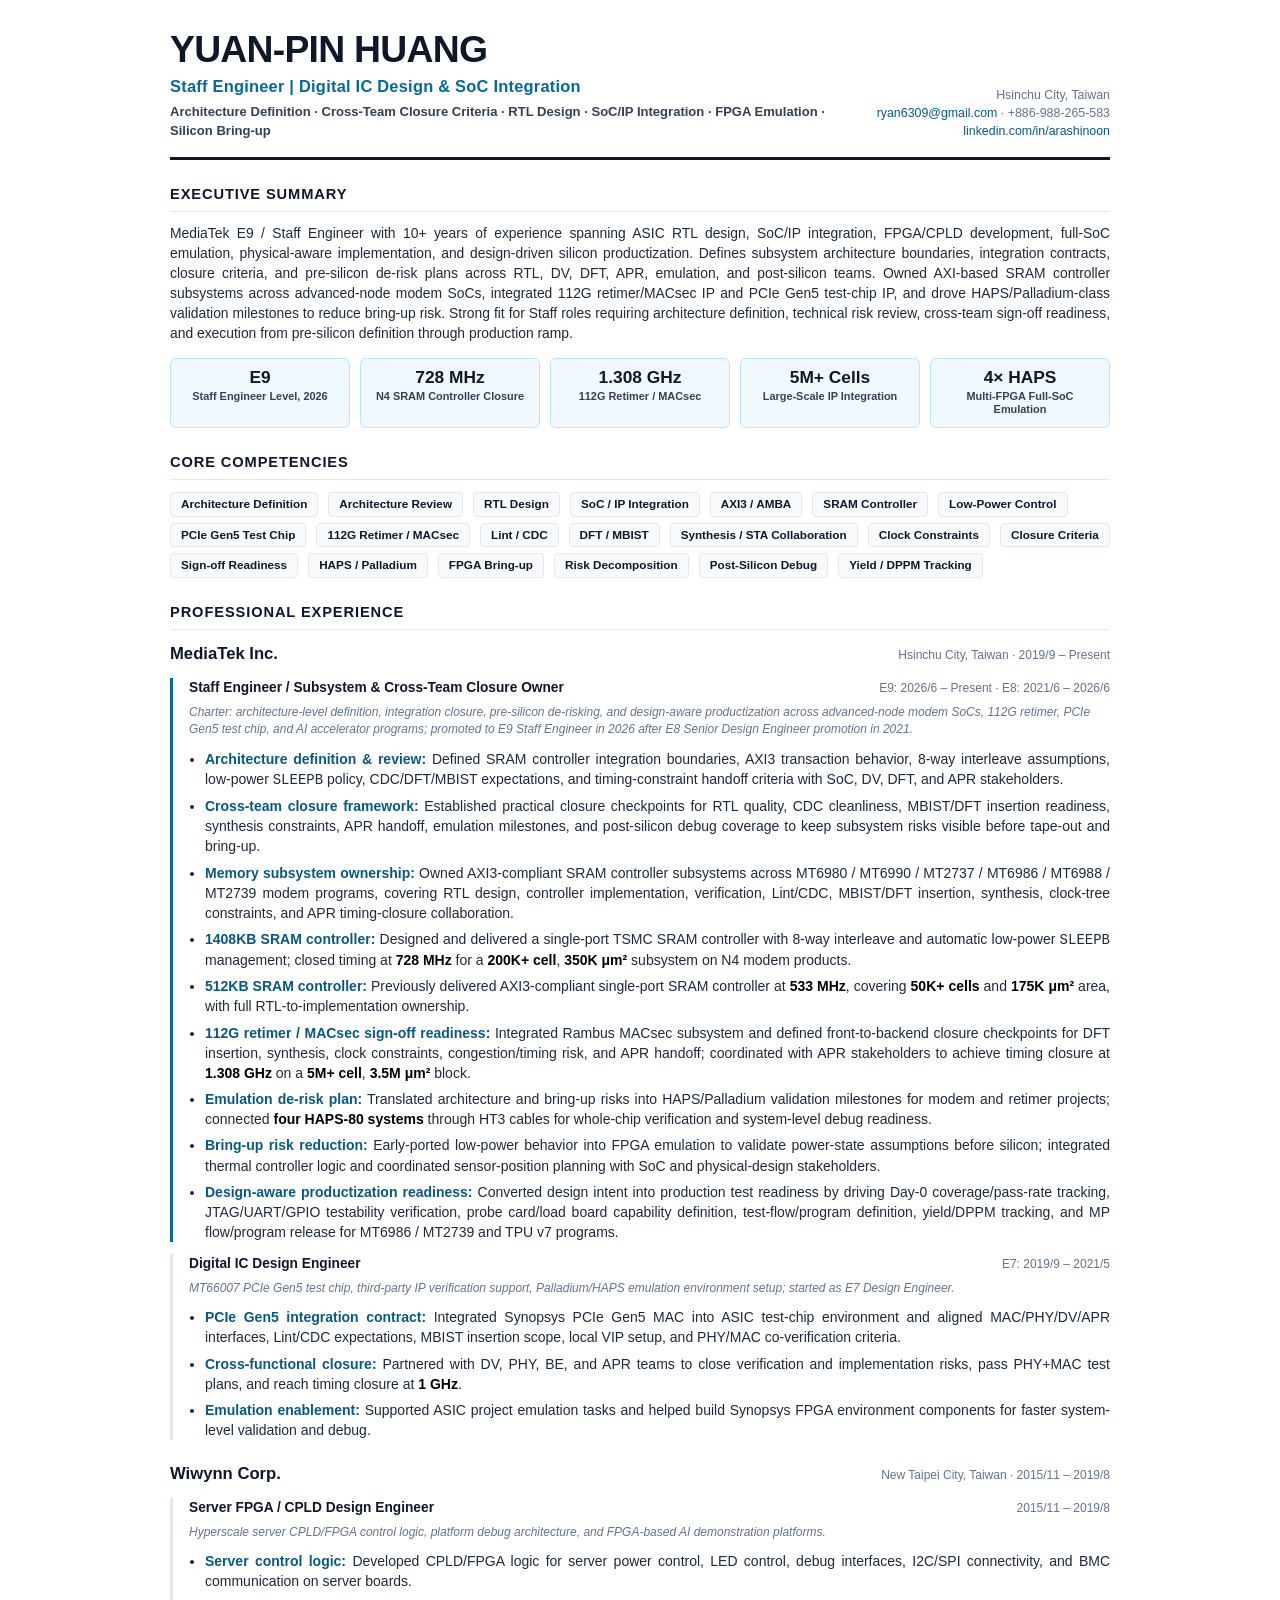
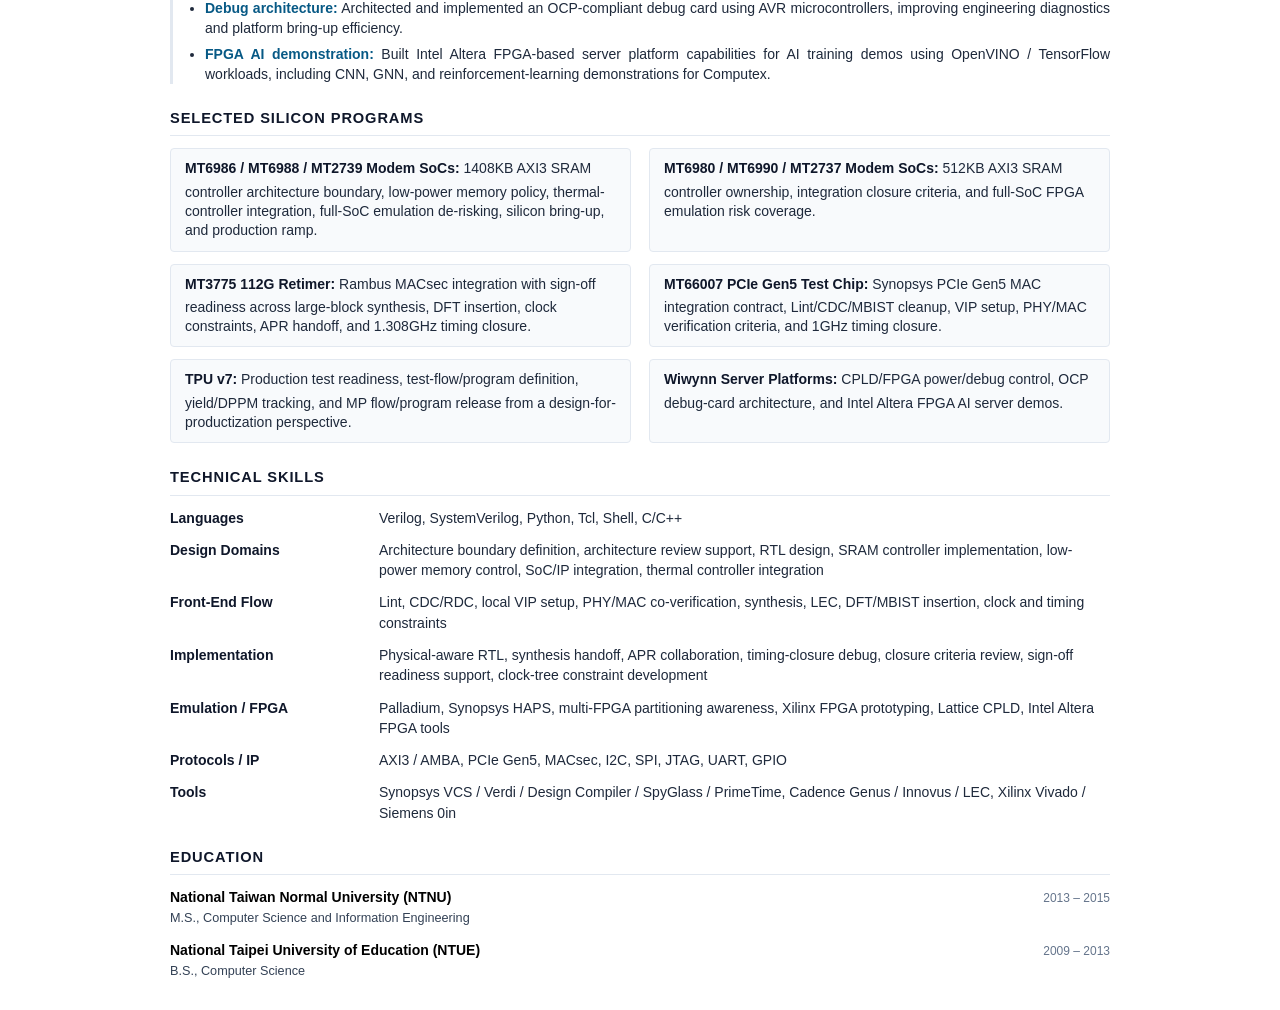
<file: index.html>
<!DOCTYPE html>
<html lang="en">
<head>
    <meta charset="UTF-8" />
    <meta name="viewport" content="width=device-width, initial-scale=1.0" />
    <title>Yuan-Pin Huang - Staff Engineer, Digital IC Design & SoC Integration</title>
    <style>
        :root {
            --slate-900: #0f172a;
            --slate-800: #1e293b;
            --slate-700: #334155;
            --slate-500: #64748b;
            --sky-800: #075985;
            --sky-700: #0369a1;
            --sky-50: #f0f9ff;
            --border-light: #e2e8f0;
            --bg-panel: #f8fafc;
            --white: #ffffff;
        }

        * { box-sizing: border-box; }

        body {
            margin: 0;
            padding: 32px 40px;
            background: var(--white);
            color: var(--slate-800);
            font-family: -apple-system, BlinkMacSystemFont, "Segoe UI", Roboto, Helvetica, Arial, sans-serif;
            font-size: 10.5pt;
            line-height: 1.44;
            -webkit-font-smoothing: antialiased;
        }

        .resume-container {
            max-width: 940px;
            margin: 0 auto;
        }

        a {
            color: var(--sky-800);
            text-decoration: none;
            border-bottom: 1px solid transparent;
        }
        a:hover { border-bottom-color: var(--sky-800); }

        header {
            border-bottom: 3px solid var(--slate-900);
            padding-bottom: 16px;
            margin-bottom: 22px;
        }

        .header-grid {
            display: flex;
            justify-content: space-between;
            align-items: flex-end;
            gap: 20px;
        }

        h1 {
            margin: 0;
            color: var(--slate-900);
            font-size: 28pt;
            line-height: 0.95;
            font-weight: 850;
            letter-spacing: -0.02em;
            text-transform: uppercase;
        }

        .professional-title {
            margin-top: 8px;
            color: var(--sky-700);
            font-size: 12.3pt;
            font-weight: 800;
            letter-spacing: 0.015em;
        }

        .subtitle {
            margin-top: 4px;
            color: var(--slate-700);
            font-size: 9.8pt;
            font-weight: 650;
        }

        .meta-contact {
            text-align: right;
            color: var(--slate-500);
            font-size: 9.3pt;
            line-height: 1.45;
            white-space: nowrap;
        }

        section { margin-top: 24px; }

        h2 {
            color: var(--slate-900);
            border-bottom: 1px solid var(--border-light);
            padding-bottom: 6px;
            margin: 0 0 12px;
            font-size: 11pt;
            font-weight: 800;
            letter-spacing: 0.06em;
            text-transform: uppercase;
        }

        p { margin: 0 0 8px; }

        .executive-summary {
            text-align: justify;
            color: var(--slate-800);
            font-size: 10.4pt;
        }

        .metrics-bar {
            display: grid;
            grid-template-columns: repeat(5, 1fr);
            gap: 10px;
            margin-top: 14px;
        }

        .metric-block {
            background: var(--sky-50);
            border: 1px solid #bae6fd;
            border-radius: 6px;
            padding: 10px 12px;
            text-align: center;
            min-height: 62px;
        }

        .metric-block .value {
            display: block;
            color: var(--slate-900);
            font-size: 13pt;
            line-height: 1;
            font-weight: 900;
        }

        .metric-block .description {
            display: block;
            margin-top: 4px;
            color: var(--slate-700);
            font-size: 8.2pt;
            line-height: 1.22;
            font-weight: 600;
        }

        .badge-container {
            display: flex;
            flex-wrap: wrap;
            gap: 6px 10px;
            margin-top: 4px;
        }

        .badge {
            display: inline-block;
            padding: 3px 10px;
            border: 1px solid var(--border-light);
            border-radius: 4px;
            background: var(--bg-panel);
            color: var(--slate-900);
            font-size: 8.8pt;
            font-weight: 700;
            white-space: nowrap;
        }

        .timeline-entity { margin-bottom: 22px; }

        .entity-header,
        .role-header,
        .edu-header {
            display: flex;
            justify-content: space-between;
            align-items: baseline;
            gap: 16px;
        }

        .entity-name {
            color: var(--slate-900);
            font-size: 12.5pt;
            font-weight: 850;
        }

        .meta-text {
            color: var(--slate-500);
            font-size: 9pt;
            font-weight: 500;
            white-space: nowrap;
        }

        .role-wrapper {
            margin-top: 12px;
            padding-left: 16px;
            border-left: 3px solid var(--border-light);
        }

        .role-wrapper.lead-track { border-left-color: var(--sky-700); }

        .role-designation {
            color: var(--slate-900);
            font-size: 10.3pt;
            font-weight: 800;
            margin-bottom: 2px;
        }

        .charter-scope {
            margin: 4px 0 10px;
            color: var(--slate-500);
            font-size: 9pt;
            font-style: italic;
        }

        ul {
            margin: 0;
            padding-left: 16px;
        }

        li {
            margin-bottom: 6px;
            text-align: justify;
        }

        li:last-child { margin-bottom: 0; }

        .bullet-tag {
            color: var(--sky-800);
            font-weight: 800;
        }

        .tech-highlight,
        strong {
            color: #000000;
            font-weight: 750;
        }

        .portfolio-matrix {
            display: grid;
            grid-template-columns: 1fr 1fr;
            gap: 12px 18px;
        }

        .portfolio-card {
            background: var(--bg-panel);
            border: 1px solid var(--border-light);
            border-radius: 4px;
            padding: 10px 14px;
            line-height: 1.38;
        }

        .portfolio-card strong {
            color: var(--slate-900);
            display: inline-block;
            margin-bottom: 4px;
        }

        .skills-table {
            display: grid;
            grid-template-columns: 185px 1fr;
            gap: 12px 24px;
            line-height: 1.45;
        }

        .skills-category {
            color: var(--slate-900);
            font-weight: 800;
        }

        .edu-spec {
            color: var(--slate-700);
            margin-top: 2px;
            margin-bottom: 12px;
            font-size: 9.5pt;
        }
        .edu-spec:last-child { margin-bottom: 0; }

        @media print {
            @page { size: A4; margin: 0.75cm 1.1cm; }
            body {
                padding: 0;
                font-size: 9.55pt;
                line-height: 1.33;
                -webkit-print-color-adjust: exact;
                print-color-adjust: exact;
            }
            header { margin-bottom: 13px; padding-bottom: 10px; }
            h1 { font-size: 25pt; }
            .professional-title { font-size: 11pt; }
            .subtitle { font-size: 8.8pt; }
            .meta-contact { font-size: 8.4pt; }
            section { margin-top: 14px; }
            h2 { margin-bottom: 6px; padding-bottom: 4px; font-size: 10.2pt; }
            .metrics-bar { gap: 8px; margin-top: 8px; }
            .metric-block { padding: 6px 8px; min-height: 48px; }
            .metric-block .value { font-size: 11pt; }
            .metric-block .description { font-size: 7.5pt; }
            .badge { font-size: 8pt; padding: 1.5px 7px; }
            .badge-container { gap: 4px 7px; }
            .role-wrapper { margin-top: 8px; padding-left: 12px; }
            .charter-scope { margin-bottom: 6px; }
            li { margin-bottom: 3.5px; }
            .portfolio-matrix { gap: 8px 14px; }
            .portfolio-card { padding: 8px 12px; }
            .skills-table { gap: 7px 18px; }
            .metric-block, .role-wrapper, .portfolio-card { break-inside: avoid; }
        }

        @media (max-width: 768px) {
            body { padding: 16px; }
            .header-grid, .entity-header, .role-header, .edu-header { display: block; }
            .meta-contact { text-align: left; margin-top: 8px; white-space: normal; }
            .metrics-bar, .portfolio-matrix, .skills-table { grid-template-columns: 1fr; }
            .meta-text { white-space: normal; }
        }
    </style>
</head>
<body>
    <main class="resume-container">
        <header>
            <div class="header-grid">
                <div>
                    <h1>Yuan-Pin Huang</h1>
                    <div class="professional-title">Staff Engineer | Digital IC Design &amp; SoC Integration</div>
                    <div class="subtitle">Architecture Definition · Cross-Team Closure Criteria · RTL Design · SoC/IP Integration · FPGA Emulation · Silicon Bring-up</div>
                </div>
                <div class="meta-contact">
                    Hsinchu City, Taiwan<br />
                    <a href="mailto:ryan6309@gmail.com">ryan6309@gmail.com</a> · +886-988-265-583<br />
                    <a href="https://www.linkedin.com/in/arashinoon/" target="_blank" rel="noopener">linkedin.com/in/arashinoon</a>
                </div>
            </div>
        </header>

        <section>
            <h2>Executive Summary</h2>
            <p class="executive-summary">
                MediaTek E9 / Staff Engineer with 10+ years of experience spanning ASIC RTL design, SoC/IP integration, FPGA/CPLD development, full-SoC emulation, physical-aware implementation, and design-driven silicon productization. Defines subsystem architecture boundaries, integration contracts, closure criteria, and pre-silicon de-risk plans across RTL, DV, DFT, APR, emulation, and post-silicon teams. Owned AXI-based SRAM controller subsystems across advanced-node modem SoCs, integrated 112G retimer/MACsec IP and PCIe Gen5 test-chip IP, and drove HAPS/Palladium-class validation milestones to reduce bring-up risk. Strong fit for Staff roles requiring architecture definition, technical risk review, cross-team sign-off readiness, and execution from pre-silicon definition through production ramp.
            </p>
            <div class="metrics-bar">
                <div class="metric-block"><span class="value">E9</span><span class="description">Staff Engineer Level, 2026</span></div>
                <div class="metric-block"><span class="value">728 MHz</span><span class="description">N4 SRAM Controller Closure</span></div>
                <div class="metric-block"><span class="value">1.308 GHz</span><span class="description"> 112G Retimer / MACsec</span></div>
                <div class="metric-block"><span class="value">5M+ Cells</span><span class="description">Large-Scale IP Integration</span></div>
                <div class="metric-block"><span class="value">4× HAPS</span><span class="description">Multi-FPGA Full-SoC Emulation</span></div>
            </div>
        </section>

        <section>
            <h2>Core Competencies</h2>
            <div class="badge-container">
                <span class="badge">Architecture Definition</span>
                <span class="badge">Architecture Review</span>
                <span class="badge">RTL Design</span>
                <span class="badge">SoC / IP Integration</span>
                <span class="badge">AXI3 / AMBA</span>
                <span class="badge">SRAM Controller</span>
                <span class="badge">Low-Power Control</span>
                <span class="badge">PCIe Gen5 Test Chip</span>
                <span class="badge">112G Retimer / MACsec</span>
                <span class="badge">Lint / CDC</span>
                <span class="badge">DFT / MBIST</span>
                <span class="badge">Synthesis / STA Collaboration</span>
                <span class="badge">Clock Constraints</span>
                <span class="badge">Closure Criteria</span>
                <span class="badge">Sign-off Readiness</span>
                <span class="badge">HAPS / Palladium</span>
                <span class="badge">FPGA Bring-up</span>
                <span class="badge">Risk Decomposition</span>
                <span class="badge">Post-Silicon Debug</span>
                <span class="badge">Yield / DPPM Tracking</span>
            </div>
        </section>

        <section>
            <h2>Professional Experience</h2>

            <div class="timeline-entity">
                <div class="entity-header">
                    <span class="entity-name">MediaTek Inc.</span>
                    <span class="meta-text">Hsinchu City, Taiwan · 2019/9 – Present</span>
                </div>

                <div class="role-wrapper lead-track">
                    <div class="role-header">
                        <span class="role-designation">Staff Engineer / Subsystem &amp; Cross-Team Closure Owner</span>
                        <span class="meta-text">E9: 2026/6 – Present · E8: 2021/6 – 2026/6</span>
                    </div>
                    <div class="charter-scope">Charter: architecture-level definition, integration closure, pre-silicon de-risking, and design-aware productization across advanced-node modem SoCs, 112G retimer, PCIe Gen5 test chip, and AI accelerator programs; promoted to E9 Staff Engineer in 2026 after E8 Senior Design Engineer promotion in 2021.</div>
                    <ul>
                        <li><span class="bullet-tag">Architecture definition &amp; review:</span> Defined SRAM controller integration boundaries, AXI3 transaction behavior, 8-way interleave assumptions, low-power <code>SLEEPB</code> policy, CDC/DFT/MBIST expectations, and timing-constraint handoff criteria with SoC, DV, DFT, and APR stakeholders.</li>
                        <li><span class="bullet-tag">Cross-team closure framework:</span> Established practical closure checkpoints for RTL quality, CDC cleanliness, MBIST/DFT insertion readiness, synthesis constraints, APR handoff, emulation milestones, and post-silicon debug coverage to keep subsystem risks visible before tape-out and bring-up.</li>
                        <li><span class="bullet-tag">Memory subsystem ownership:</span> Owned AXI3-compliant SRAM controller subsystems across MT6980 / MT6990 / MT2737 / MT6986 / MT6988 / MT2739 modem programs, covering RTL design, controller implementation, verification, Lint/CDC, MBIST/DFT insertion, synthesis, clock-tree constraints, and APR timing-closure collaboration.</li>
                        <li><span class="bullet-tag">1408KB SRAM controller:</span> Designed and delivered a single-port TSMC SRAM controller with 8-way interleave and automatic low-power <code>SLEEPB</code> management; closed timing at <span class="tech-highlight">728 MHz</span> for a <span class="tech-highlight">200K+ cell</span>, <span class="tech-highlight">350K μm²</span> subsystem on N4 modem products.</li>
                        <li><span class="bullet-tag">512KB SRAM controller:</span> Previously delivered AXI3-compliant single-port SRAM controller at <span class="tech-highlight">533 MHz</span>, covering <span class="tech-highlight">50K+ cells</span> and <span class="tech-highlight">175K μm²</span> area, with full RTL-to-implementation ownership.</li>
                        <li><span class="bullet-tag">112G retimer / MACsec sign-off readiness:</span> Integrated Rambus MACsec subsystem and defined front-to-backend closure checkpoints for DFT insertion, synthesis, clock constraints, congestion/timing risk, and APR handoff; coordinated with APR stakeholders to achieve timing closure at <span class="tech-highlight">1.308 GHz</span> on a <span class="tech-highlight">5M+ cell</span>, <span class="tech-highlight">3.5M μm²</span> block.</li>
                        <li><span class="bullet-tag">Emulation de-risk plan:</span> Translated architecture and bring-up risks into HAPS/Palladium validation milestones for modem and retimer projects; connected <span class="tech-highlight">four HAPS-80 systems</span> through HT3 cables for whole-chip verification and system-level debug readiness.</li>
                        <li><span class="bullet-tag">Bring-up risk reduction:</span> Early-ported low-power behavior into FPGA emulation to validate power-state assumptions before silicon; integrated thermal controller logic and coordinated sensor-position planning with SoC and physical-design stakeholders.</li>
                        <li><span class="bullet-tag">Design-aware productization readiness:</span> Converted design intent into production test readiness by driving Day-0 coverage/pass-rate tracking, JTAG/UART/GPIO testability verification, probe card/load board capability definition, test-flow/program definition, yield/DPPM tracking, and MP flow/program release for MT6986 / MT2739 and TPU v7 programs.</li>
                    </ul>
                </div>

                <div class="role-wrapper">
                    <div class="role-header">
                        <span class="role-designation">Digital IC Design Engineer</span>
                        <span class="meta-text">E7: 2019/9 – 2021/5</span>
                    </div>
                    <div class="charter-scope">MT66007 PCIe Gen5 test chip, third-party IP verification support, Palladium/HAPS emulation environment setup; started as E7 Design Engineer.</div>
                    <ul>
                        <li><span class="bullet-tag">PCIe Gen5 integration contract:</span> Integrated Synopsys PCIe Gen5 MAC into ASIC test-chip environment and aligned MAC/PHY/DV/APR interfaces, Lint/CDC expectations, MBIST insertion scope, local VIP setup, and PHY/MAC co-verification criteria.</li>
                        <li><span class="bullet-tag">Cross-functional closure:</span> Partnered with DV, PHY, BE, and APR teams to close verification and implementation risks, pass PHY+MAC test plans, and reach timing closure at <span class="tech-highlight">1 GHz</span>.</li>
                        <li><span class="bullet-tag">Emulation enablement:</span> Supported ASIC project emulation tasks and helped build Synopsys FPGA environment components for faster system-level validation and debug.</li>
                    </ul>
                </div>
            </div>

            <div class="timeline-entity">
                <div class="entity-header">
                    <span class="entity-name">Wiwynn Corp.</span>
                    <span class="meta-text">New Taipei City, Taiwan · 2015/11 – 2019/8</span>
                </div>
                <div class="role-wrapper">
                    <div class="role-header">
                        <span class="role-designation">Server FPGA / CPLD Design Engineer</span>
                        <span class="meta-text">2015/11 – 2019/8</span>
                    </div>
                    <div class="charter-scope">Hyperscale server CPLD/FPGA control logic, platform debug architecture, and FPGA-based AI demonstration platforms.</div>
                    <ul>
                        <li><span class="bullet-tag">Server control logic:</span> Developed CPLD/FPGA logic for server power control, LED control, debug interfaces, I2C/SPI connectivity, and BMC communication on server boards.</li>
                        <li><span class="bullet-tag">Debug architecture:</span> Architected and implemented an OCP-compliant debug card using AVR microcontrollers, improving engineering diagnostics and platform bring-up efficiency.</li>
                        <li><span class="bullet-tag">FPGA AI demonstration:</span> Built Intel Altera FPGA-based server platform capabilities for AI training demos using OpenVINO / TensorFlow workloads, including CNN, GNN, and reinforcement-learning demonstrations for Computex.</li>
                    </ul>
                </div>
            </div>
        </section>

        <section>
            <h2>Selected Silicon Programs</h2>
            <div class="portfolio-matrix">
                <div class="portfolio-card"><strong>MT6986 / MT6988 / MT2739 Modem SoCs:</strong> 1408KB AXI3 SRAM controller architecture boundary, low-power memory policy, thermal-controller integration, full-SoC emulation de-risking, silicon bring-up, and production ramp.</div>
                <div class="portfolio-card"><strong>MT6980 / MT6990 / MT2737 Modem SoCs:</strong> 512KB AXI3 SRAM controller ownership, integration closure criteria, and full-SoC FPGA emulation risk coverage.</div>
                <div class="portfolio-card"><strong>MT3775 112G Retimer:</strong> Rambus MACsec integration with sign-off readiness across large-block synthesis, DFT insertion, clock constraints, APR handoff, and 1.308GHz timing closure.</div>
                <div class="portfolio-card"><strong>MT66007 PCIe Gen5 Test Chip:</strong> Synopsys PCIe Gen5 MAC integration contract, Lint/CDC/MBIST cleanup, VIP setup, PHY/MAC verification criteria, and 1GHz timing closure.</div>
                <div class="portfolio-card"><strong>TPU v7:</strong> Production test readiness, test-flow/program definition, yield/DPPM tracking, and MP flow/program release from a design-for-productization perspective.</div>
                <div class="portfolio-card"><strong>Wiwynn Server Platforms:</strong> CPLD/FPGA power/debug control, OCP debug-card architecture, and Intel Altera FPGA AI server demos.</div>
            </div>
        </section>

        <section>
            <h2>Technical Skills</h2>
            <div class="skills-table">
                <div class="skills-category">Languages</div>
                <div>Verilog, SystemVerilog, Python, Tcl, Shell, C/C++</div>
                <div class="skills-category">Design Domains</div>
                <div>Architecture boundary definition, architecture review support, RTL design, SRAM controller implementation, low-power memory control, SoC/IP integration, thermal controller integration</div>
                <div class="skills-category">Front-End Flow</div>
                <div>Lint, CDC/RDC, local VIP setup, PHY/MAC co-verification, synthesis, LEC, DFT/MBIST insertion, clock and timing constraints</div>
                <div class="skills-category">Implementation</div>
                <div>Physical-aware RTL, synthesis handoff, APR collaboration, timing-closure debug, closure criteria review, sign-off readiness support, clock-tree constraint development</div>
                <div class="skills-category">Emulation / FPGA</div>
                <div>Palladium, Synopsys HAPS, multi-FPGA partitioning awareness, Xilinx FPGA prototyping, Lattice CPLD, Intel Altera FPGA tools</div>
                <div class="skills-category">Protocols / IP</div>
                <div>AXI3 / AMBA, PCIe Gen5, MACsec, I2C, SPI, JTAG, UART, GPIO</div>
                <div class="skills-category">Tools</div>
                <div>Synopsys VCS / Verdi / Design Compiler / SpyGlass / PrimeTime, Cadence Genus / Innovus / LEC, Xilinx Vivado / Siemens 0in</div>
            </div>
        </section>

        <section>
            <h2>Education</h2>
            <div class="edu-header">
                <span><strong>National Taiwan Normal University (NTNU)</strong></span>
                <span class="meta-text">2013 – 2015</span>
            </div>
            <div class="edu-spec">M.S., Computer Science and Information Engineering</div>
            <div class="edu-header">
                <span><strong>National Taipei University of Education (NTUE)</strong></span>
                <span class="meta-text">2009 – 2013</span>
            </div>
            <div class="edu-spec">B.S., Computer Science</div>
        </section>
    </main>
</body>
</html>
</file>
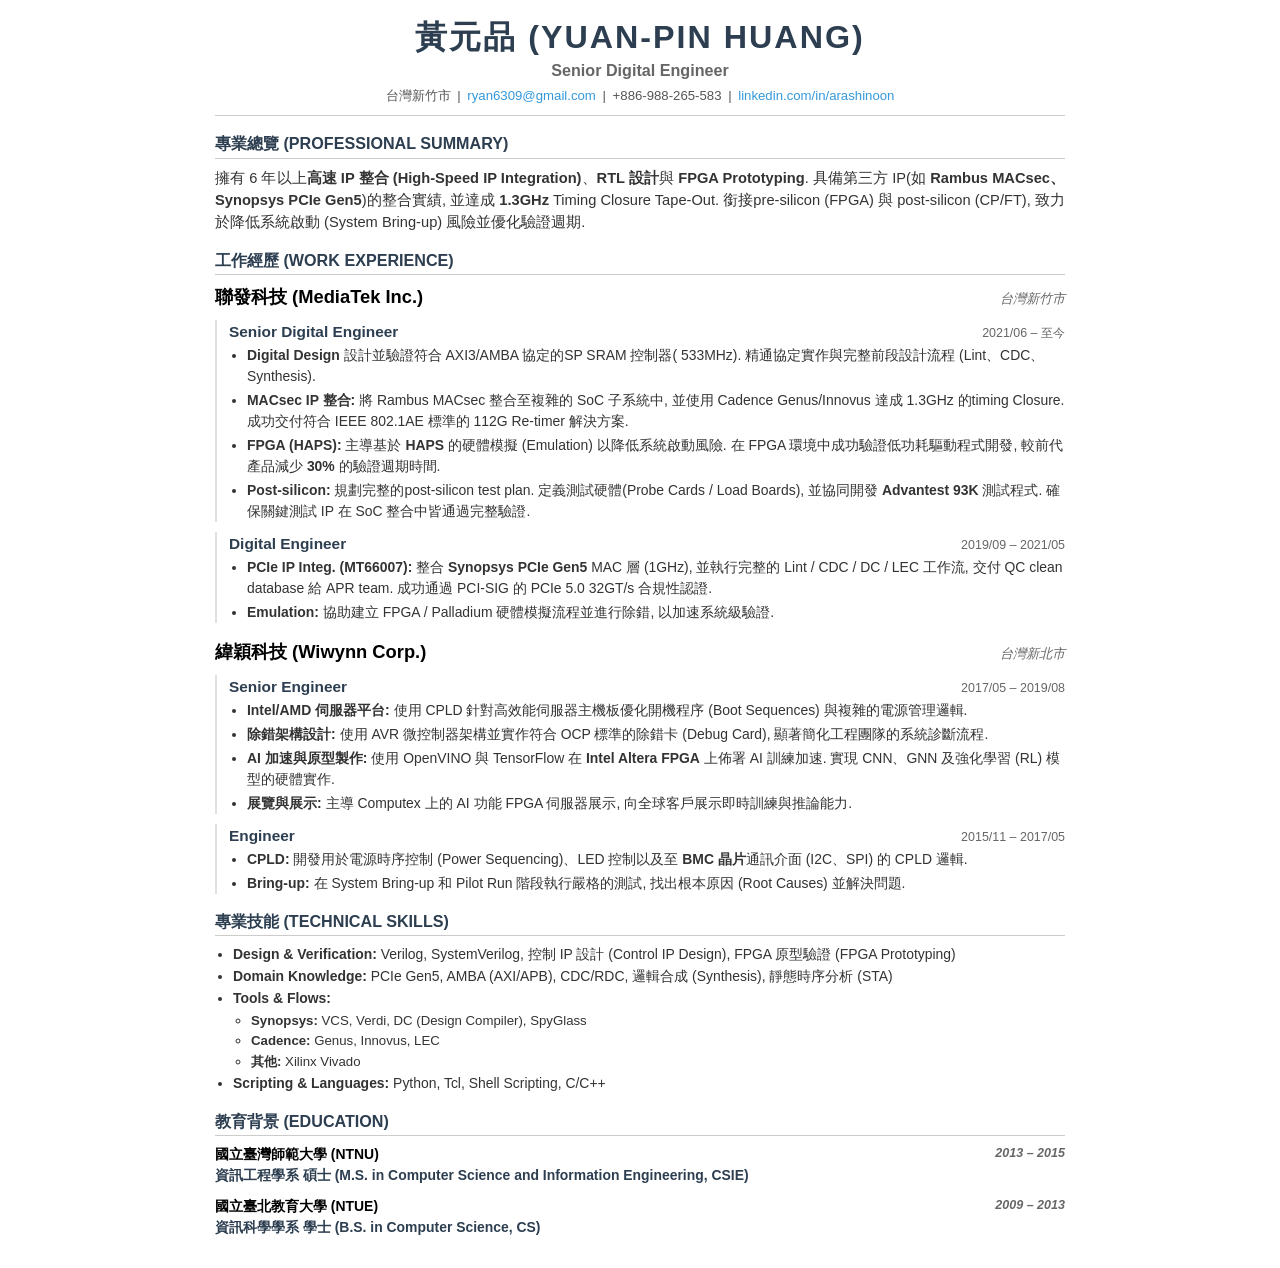
<file: tw_zh.html>
<!DOCTYPE html>
<html lang="zh-TW">
<head>
    <meta charset="UTF-8">
    <meta name="viewport" content="width=device-width, initial-scale=1.0">
    <title>黃元品 (Yuan-Pin Huang)</title>
    <style>
        :root {
            --primary-color: #2c3e50;
            --accent-color: #3498db;
            --text-color: #333;
            --bg-color: #fff;
        }

        body {
            font-family: 'Segoe UI', Tahoma, Geneva, Verdana, sans-serif, "Microsoft JhengHei";
            line-height: 1.5;
            font-size: 11pt;
            color: var(--text-color);
            background-color: var(--bg-color);
            margin: 0;
            padding: 20px;
        }

        .resume-container {
            max-width: 850px;
            margin: 0 auto;
            padding: 0;
        }

        a { color: var(--accent-color); text-decoration: none; }
        
        header {
            text-align: center;
            margin-bottom: 15px;
            border-bottom: 1px solid #ccc;
            padding-bottom: 10px;
        }

        h1 {
            margin: 0;
            font-size: 2.2em;
            color: var(--primary-color);
            text-transform: uppercase;
            line-height: 1.1;
            letter-spacing: 2px;
        }

        .job-title-main {
            font-size: 1.1em;
            color: #666;
            font-weight: 600;
            margin: 3px 0;
        }

        .contact-info { font-size: 0.9em; color: #555; margin-top: 3px; }
        .contact-info span { margin: 0 3px; }

        h2 {
            color: var(--primary-color);
            border-bottom: 1px solid #ccc;
            padding-bottom: 2px;
            margin-top: 15px;
            margin-bottom: 8px;
            font-size: 1.1em;
            text-transform: uppercase;
        }

        p { margin: 0 0 5px 0; text-align: justify; }

        .job-entry {
            margin-bottom: 15px;
        }

        .company-header {
            display: flex;
            justify-content: space-between;
            align-items: baseline;
            margin-bottom: 10px;
        }

        .company-name { font-weight: bold; font-size: 1.25em; color: #000; }
        .location { font-style: italic; color: #666; font-size: 0.9em; }

        .role-block {
            padding-left: 12px;
            border-left: 2px solid #e0e0e0;
            margin-bottom: 6px;
        }

        .role-block + .role-block {
            margin-top: 10px;
        }

        .role-header {
            display: flex;
            justify-content: space-between;
            align-items: baseline;
            margin-bottom: 1px;
        }

        .role-title { font-weight: 700; color: var(--primary-color); font-size: 1.05em; }
        .role-date { font-family: 'Segoe UI', sans-serif; color: #666; font-size: 0.85em; }

        ul {
            margin-top: 2px;
            padding-left: 18px;
            margin-bottom: 0;
        }

        li {
            margin-bottom: 3px;
            font-size: 0.95em;
        }

        .skills-list li {
            margin-bottom: 1px;
        }

        .education-entry { margin-bottom: 10px; }
        .education-header {
            display: flex;
            justify-content: space-between;
            font-weight: bold;
            font-size: 0.95em;
            color: #000;
        }
        .education-degree {
            color: var(--primary-color);
            font-weight: 600;
            font-size: 0.95em;
            margin-bottom: 8px;
        }

        @media print {
            @page {
                margin: 0.8cm 1.2cm;
                size: A4;
            }
            body { background-color: #fff; -webkit-print-color-adjust: exact; }
            .resume-container { width: 100%; padding: 0; margin: 0; }
            h2 { margin-top: 10px; }
        }
    </style>
</head>
<body>

    <div class="resume-container">
        <header>
            <h1>黃元品 (Yuan-Pin Huang)</h1> 
            <div class="job-title-main">Senior Digital Engineer</div>
            <div class="contact-info">
                <span>台灣新竹市</span> |
                <span><a href="mailto:ryan6309@gmail.com">ryan6309@gmail.com</a></span> |
                <span>+886-988-265-583</span> |
                <span><a href="https://www.linkedin.com/in/arashinoon/" target="_blank">linkedin.com/in/arashinoon</a></span>
            </div>
        </header>

        <section>
            <h2>專業總覽 (Professional Summary)</h2>
            <div class="section-content">
                <p>
                    擁有 6 年以上<b>高速 IP 整合 (High-Speed IP Integration)</b>、<b>RTL 設計</b>與 <b>FPGA Prototyping</b>. 具備第三方 IP(如 <b>Rambus MACsec、Synopsys PCIe Gen5</b>)的整合實績, 並達成 <b>1.3GHz</b> Timing Closure Tape-Out. 銜接pre-silicon (FPGA) 與 post-silicon (CP/FT), 致力於降低系統啟動 (System Bring-up) 風險並優化驗證週期. 
                </p>
            </div>
        </section>

        <section>
            <h2>工作經歷 (Work Experience)</h2>
            
            <div class="job-entry">
                <div class="company-header">
                    <span class="company-name">聯發科技 (MediaTek Inc.)</span>
                    <span class="location">台灣新竹市</span>
                </div>

                <div class="role-block">
                    <div class="role-header">
                        <span class="role-title">Senior Digital Engineer</span>
                        <span class="role-date">2021/06 – 至今</span>
                    </div>
                    <ul>
                        <li><strong>Digital Design</strong> 設計並驗證符合 AXI3/AMBA 協定的SP SRAM 控制器( 533MHz). 精通協定實作與完整前段設計流程 (Lint、CDC、Synthesis). </li>
                        <li><strong>MACsec IP 整合:</strong> 將 Rambus MACsec 整合至複雜的 SoC 子系統中, 並使用 Cadence Genus/Innovus 達成 1.3GHz 的timing Closure. 成功交付符合 IEEE 802.1AE 標準的 112G Re-timer 解決方案. </li>
                        <li><strong>FPGA (HAPS):</strong> 主導基於 <strong>HAPS</strong> 的硬體模擬 (Emulation) 以降低系統啟動風險. 在 FPGA 環境中成功驗證低功耗驅動程式開發, 較前代產品減少 <strong>30%</strong> 的驗證週期時間. </li>
                        <li><strong>Post-silicon:</strong> 規劃完整的post-silicon test plan. 定義測試硬體(Probe Cards / Load Boards), 並協同開發 <strong>Advantest 93K</strong> 測試程式. 確保關鍵測試 IP 在 SoC 整合中皆通過完整驗證. </li>
                    </ul>
                </div>

                <div class="role-block">
                    <div class="role-header">
                        <span class="role-title">Digital Engineer</span>
                        <span class="role-date">2019/09 – 2021/05</span>
                    </div>
                    <ul>
                        <li><strong>PCIe IP Integ. (MT66007):</strong> 整合 <strong>Synopsys PCIe Gen5</strong> MAC 層 (1GHz), 並執行完整的 Lint / CDC / DC / LEC 工作流, 交付 QC clean database 給 APR team. 成功通過 PCI-SIG 的 PCIe 5.0 32GT/s 合規性認證. </li>
                        <li><strong>Emulation:</strong> 協助建立 FPGA / Palladium 硬體模擬流程並進行除錯, 以加速系統級驗證. </li>
                    </ul>
                </div>
            </div>

            <div class="job-entry">
                <div class="company-header">
                    <span class="company-name">緯穎科技 (Wiwynn Corp.)</span>
                    <span class="location">台灣新北市</span>
                </div>

                <div class="role-block">
                    <div class="role-header">
                        <span class="role-title">Senior Engineer</span>
                        <span class="role-date">2017/05 – 2019/08</span>
                    </div>
                    <ul>
                        <li><strong>Intel/AMD 伺服器平台:</strong> 使用 CPLD 針對高效能伺服器主機板優化開機程序 (Boot Sequences) 與複雜的電源管理邏輯. </li>
                        <li><strong>除錯架構設計:</strong> 使用 AVR 微控制器架構並實作符合 OCP 標準的除錯卡 (Debug Card), 顯著簡化工程團隊的系統診斷流程. </li>
                        <li><strong>AI 加速與原型製作:</strong> 使用 OpenVINO 與 TensorFlow 在 <strong>Intel Altera FPGA</strong> 上佈署 AI 訓練加速. 實現 CNN、GNN 及強化學習 (RL) 模型的硬體實作. </li>
                        <li><strong>展覽與展示:</strong> 主導 Computex 上的 AI 功能 FPGA 伺服器展示, 向全球客戶展示即時訓練與推論能力. </li>
                    </ul>
                </div>

                <div class="role-block">
                    <div class="role-header">
                        <span class="role-title">Engineer</span>
                        <span class="role-date">2015/11 – 2017/05</span>
                    </div>
                    <ul>
                        <li><strong>CPLD:</strong> 開發用於電源時序控制 (Power Sequencing)、LED 控制以及至 <strong>BMC 晶片</strong>通訊介面 (I2C、SPI) 的 CPLD 邏輯. </li>
                        <li><strong>Bring-up:</strong> 在 System Bring-up 和 Pilot Run 階段執行嚴格的測試, 找出根本原因 (Root Causes) 並解決問題. </li>
                    </ul>
                </div>
            </div>

        </section>

        <section>
            <h2>專業技能 (Technical Skills)</h2>
            <ul class="skills-list">
                <li><strong>Design & Verification:</strong> Verilog, SystemVerilog, 控制 IP 設計 (Control IP Design), FPGA 原型驗證 (FPGA Prototyping)</li>
                <li><strong>Domain Knowledge:</strong> PCIe Gen5, AMBA (AXI/APB), CDC/RDC, 邏輯合成 (Synthesis), 靜態時序分析 (STA)</li>
                <li><strong>Tools & Flows:</strong>
                    <ul>
                        <li><strong>Synopsys:</strong> VCS, Verdi, DC (Design Compiler), SpyGlass</li>
                        <li><strong>Cadence:</strong> Genus, Innovus, LEC</li>
                        <li><strong>其他:</strong> Xilinx Vivado</li>
                    </ul>
                </li>
                <li><strong>Scripting & Languages:</strong> Python, Tcl, Shell Scripting, C/C++</li>
            </ul>
        </section>

        <section>
            <h2>教育背景 (Education)</h2>
            <div class="section-content">
                <div class="education-entry">
                    <div class="education-header">
                        <span>國立臺灣師範大學 (NTNU)</span>
                        <span class="location">2013 – 2015</span>
                    </div>
                    <div class="education-degree">資訊工程學系 碩士 (M.S. in Computer Science and Information Engineering, CSIE)</div>
                    
                    <div class="education-header" style="margin-top: 10px;">
                        <span>國立臺北教育大學 (NTUE)</span>
                        <span class="location">2009 – 2013</span>
                    </div>
                    <div class="education-degree">資訊科學學系 學士 (B.S. in Computer Science, CS)</div>
                </div>
            </div>
        </section>

    </div>

</body>
</html>
</file>
